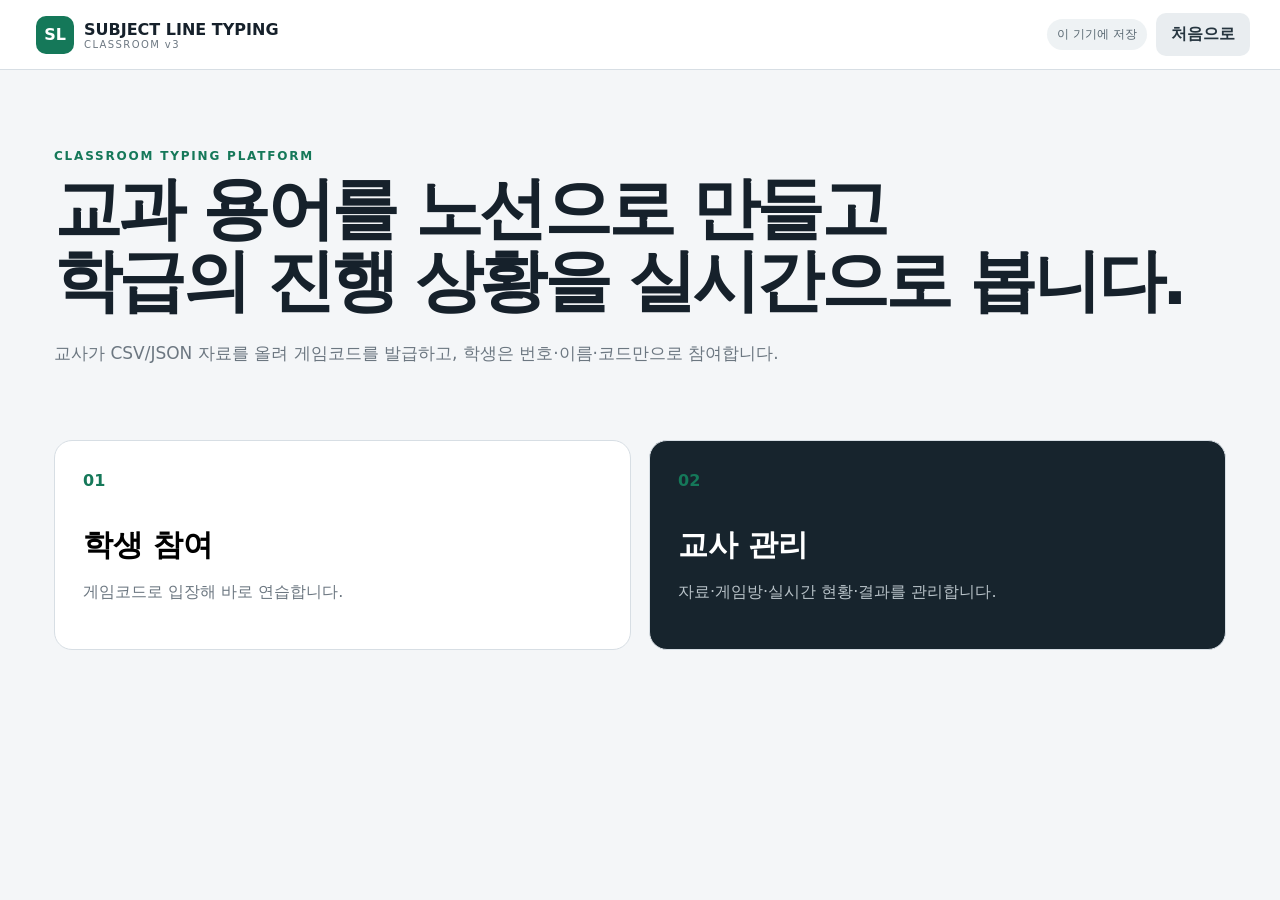
<file: subject-line-typing-v3/index.html>
<!DOCTYPE html>
<html lang="ko">
<head>
  <meta charset="UTF-8">
  <meta name="viewport" content="width=device-width, initial-scale=1.0">
  <meta name="description" content="교과 용어 노선형 타이핑 게임과 학급 실시간 대시보드">
  <title>Subject Line Typing Classroom v3</title>
  <link rel="stylesheet" href="styles.css">
</head>
<body>
<header class="topbar">
  <button id="brandBtn" class="brand" type="button">
    <span class="logo">SL</span>
    <span><b>SUBJECT LINE TYPING</b><small>CLASSROOM v3</small></span>
  </button>
  <div class="top-actions">
    <span id="storageBadge" class="badge">저장소 확인 중</span>
    <button id="homeBtn" class="btn ghost" type="button">처음으로</button>
  </div>
</header>

<main class="wrap">
  <section id="homeScreen" class="screen active">
    <div class="hero">
      <p class="kicker">CLASSROOM TYPING PLATFORM</p>
      <h1>교과 용어를 노선으로 만들고<br>학급의 진행 상황을 실시간으로 봅니다.</h1>
      <p>교사가 CSV/JSON 자료를 올려 게임코드를 발급하고, 학생은 번호·이름·코드만으로 참여합니다.</p>
    </div>
    <div class="role-grid">
      <button id="studentBtn" class="role-card" type="button">
        <span>01</span><h2>학생 참여</h2><p>게임코드로 입장해 바로 연습합니다.</p>
      </button>
      <button id="teacherBtn" class="role-card dark" type="button">
        <span>02</span><h2>교사 관리</h2><p>자료·게임방·실시간 현황·결과를 관리합니다.</p>
      </button>
    </div>
  </section>

  <section id="joinScreen" class="screen">
    <div class="panel narrow">
      <p class="kicker">STUDENT</p>
      <h2>게임 참여</h2>
      <form id="joinForm" class="form-stack">
        <label>게임코드<input id="joinCode" class="code" maxlength="6" placeholder="ABC123" required></label>
        <div class="grid2">
          <label>번호<input id="studentNo" inputmode="numeric" placeholder="12" required></label>
          <label>이름<input id="studentName" placeholder="이름" required></label>
        </div>
        <button class="btn primary big" type="submit">탑승하기</button>
      </form>
      <p id="joinMsg" class="msg"></p>
    </div>
  </section>

  <section id="teacherScreen" class="screen">
    <div class="teacher-shell">
      <aside class="side">
        <button class="side-btn active" data-tab="datasets">자료 관리</button>
        <button class="side-btn" data-tab="games">게임방 관리</button>
        <button class="side-btn" data-tab="live">실시간 현황</button>
        <button class="side-btn" data-tab="results">결과 분석</button>
        <button class="side-btn" data-tab="cloud">클라우드</button>
      </aside>

      <div class="teacher-main">
        <section id="tab-datasets" class="tab active">
          <div class="head">
            <div><p class="kicker">DATASETS</p><h2>교과 자료 관리</h2></div>
            <div class="actions"><button id="templateBtn" class="btn ghost">CSV 양식</button><button id="sampleBtn" class="btn ghost">과학 예제</button></div>
          </div>
          <div class="upload">
            <input id="datasetFile" type="file" accept=".csv,.json,text/csv,application/json">
            <div><b>CSV / JSON 업로드</b><p>필수: line, term / 권장: subject, order, hint</p></div>
          </div>
          <div id="uploadInfo" class="notice hidden"></div>
          <div id="datasetList" class="list"></div>
        </section>

        <section id="tab-games" class="tab">
          <div class="head"><div><p class="kicker">GAME ROOMS</p><h2>게임방 관리</h2></div></div>
          <div class="panel">
            <form id="gameForm" class="form-grid">
              <label>자료<select id="gameDataset" required></select></label>
              <label>단원 / 노선<select id="gameLine" required></select></label>
              <label>학급명<input id="className" placeholder="예: 2학년 1반"></label>
              <label>게임 이름<input id="gameTitle" placeholder="예: 물질의 구성 핵심용어"></label>
              <label>게임 모드<select id="gameMode"><option value="typing">타이핑</option><option value="recall">암기</option></select></label>
              <label>진행 방향<select id="gameDirection"><option value="forward">정방향</option><option value="reverse">역방향</option><option value="random">무작위</option></select></label>
              <label>재도전 허용<select id="retryLimit"><option value="1">1회만</option><option value="2">최대 2회</option><option value="3">최대 3회</option><option value="0">제한 없음</option></select></label>
              <label>랭킹 기준<select id="rankingPolicy"><option value="best">최고 기록</option><option value="first">첫 기록</option><option value="latest">최근 기록</option></select></label>
              <div class="span"><button class="btn primary big" type="submit">6자리 게임코드 발급</button></div>
            </form>
          </div>
          <div id="newGameBox" class="new-game hidden"></div>
          <div id="gameList" class="list"></div>
        </section>

        <section id="tab-live" class="tab">
          <div class="head">
            <div><p class="kicker">LIVE CLASS</p><h2>실시간 진행 현황</h2></div>
            <label class="inline">게임<select id="liveGameSelect"></select></label>
          </div>
          <div class="stat-grid">
            <div class="stat"><span>입장</span><strong id="liveJoined">0</strong></div>
            <div class="stat"><span>진행 중</span><strong id="livePlaying">0</strong></div>
            <div class="stat"><span>완주</span><strong id="liveDone">0</strong></div>
            <div class="stat"><span>평균 진행률</span><strong id="liveAvg">0%</strong></div>
          </div>
          <div class="panel">
            <div class="live-head"><h3>학생 상태</h3><span id="liveUpdated" class="muted"></span></div>
            <div class="table-wrap">
              <table>
                <thead><tr><th>번호</th><th>이름</th><th>상태</th><th>진행</th><th>CPM</th><th>정확도</th><th>오타</th><th>최근 갱신</th></tr></thead>
                <tbody id="liveBody"></tbody>
              </table>
            </div>
          </div>
        </section>

        <section id="tab-results" class="tab">
          <div class="head">
            <div><p class="kicker">RESULTS</p><h2>결과 분석</h2></div>
            <div class="actions">
              <label class="inline">게임<select id="resultGameSelect"></select></label>
              <button id="exportBtn" class="btn ghost" type="button">CSV 내보내기</button>
            </div>
          </div>
          <div id="resultEmpty" class="empty">완주 기록이 없습니다.</div>
          <div id="resultContent" class="hidden">
            <div class="stat-grid">
              <div class="stat"><span>참여 학생</span><strong id="rStudents">0</strong></div>
              <div class="stat"><span>평균 CPM</span><strong id="rCpm">0</strong></div>
              <div class="stat"><span>평균 정확도</span><strong id="rAcc">0%</strong></div>
              <div class="stat"><span>평균 시간</span><strong id="rTime">00:00</strong></div>
            </div>
            <div class="result-grid">
              <div class="panel">
                <h3>랭킹</h3>
                <div class="table-wrap">
                  <table>
                    <thead><tr><th>순위</th><th>번호</th><th>이름</th><th>시도</th><th>CPM</th><th>정확도</th><th>오타</th><th>시간</th></tr></thead>
                    <tbody id="rankingBody"></tbody>
                  </table>
                </div>
              </div>
              <div class="panel">
                <h3>취약 용어</h3>
                <p class="muted">한 번 이상 오타가 발생한 학생 수</p>
                <div id="weakList"></div>
              </div>
            </div>
          </div>
        </section>

        <section id="tab-cloud" class="tab">
          <div class="head"><div><p class="kicker">FIREBASE</p><h2>클라우드 연결</h2></div></div>
          <div class="panel prose">
            <h3 id="cloudTitle">현재 모드</h3>
            <p id="cloudDesc"></p>
            <ol>
              <li>Firebase 프로젝트에서 Firestore Database를 생성합니다.</li>
              <li>Authentication에서 이메일/비밀번호와 익명 로그인을 활성화합니다.</li>
              <li><code>firebase-config.js</code>에 웹 앱 설정값과 교사 이메일을 입력합니다.</li>
              <li><code>firestore.rules</code>의 교사 이메일을 동일하게 수정해 Rules에 적용합니다.</li>
            </ol>
          </div>
          <div id="loginPanel" class="panel hidden">
            <h3>교사 로그인</h3>
            <form id="loginForm" class="grid3">
              <label>이메일<input id="teacherEmail" type="email"></label>
              <label>비밀번호<input id="teacherPassword" type="password"></label>
              <button class="btn primary" type="submit">로그인</button>
            </form>
            <p id="loginMsg" class="msg"></p>
          </div>
        </section>
      </div>
    </div>
  </section>

  <section id="gameScreen" class="screen">
    <div class="game-wrap">
      <div class="game-head">
        <div><p id="gameMeta" class="kicker"></p><h2 id="gameName"></h2><p id="playerName" class="muted"></p></div>
        <div class="mini-stats">
          <div><span>CPM</span><strong id="sCpm">0</strong></div>
          <div><span>정확도</span><strong id="sAcc">100%</strong></div>
          <div><span>오타</span><strong id="sErr">0</strong></div>
          <div><span>시간</span><strong id="sTime">00:00</strong></div>
        </div>
      </div>
      <div class="route"><div id="routeLine" class="route-line"></div></div>
      <div class="typing-card">
        <div class="progress-row"><span id="progressText"></span><div class="bar"><div id="progressBar"></div></div></div>
        <p id="promptLabel" class="muted"></p>
        <div id="prompt" class="prompt"></div>
        <p id="hint" class="hint"></p>
        <input id="typingInput" class="typing-input" autocomplete="off" spellcheck="false" placeholder="입력">
        <p id="typingMsg" class="msg"></p>
        <div class="actions between">
          <button id="pauseBtn" class="btn ghost">일시정지 (ESC)</button>
          <button id="quitBtn" class="btn danger">게임 종료</button>
        </div>
      </div>
    </div>
  </section>

  <section id="finishScreen" class="screen">
    <div class="panel result-card">
      <p class="kicker">ARRIVED</p>
      <h2 id="finishTitle"></h2><p id="finishPlayer" class="muted"></p>
      <div class="stat-grid">
        <div class="stat"><span>CPM</span><strong id="fCpm">0</strong></div>
        <div class="stat"><span>정확도</span><strong id="fAcc">0%</strong></div>
        <div class="stat"><span>오타</span><strong id="fErr">0</strong></div>
        <div class="stat"><span>시간</span><strong id="fTime">00:00</strong></div>
      </div>
      <div id="fWeak" class="weak-box"></div>
      <div class="actions center"><button id="retryBtn" class="btn primary">다시 도전</button><button id="finishHomeBtn" class="btn ghost">처음으로</button></div>
    </div>
  </section>
</main>

<div id="pauseOverlay" class="overlay hidden">
  <div class="panel pause-card"><p class="kicker">PAUSED</p><h2>잠시 정차 중입니다.</h2><button id="resumeBtn" class="btn primary big">계속하기 (ENTER)</button></div>
</div>

<script src="firebase-config.js"></script>
<script type="module" src="app.js"></script>
</body>
</html>
</file>
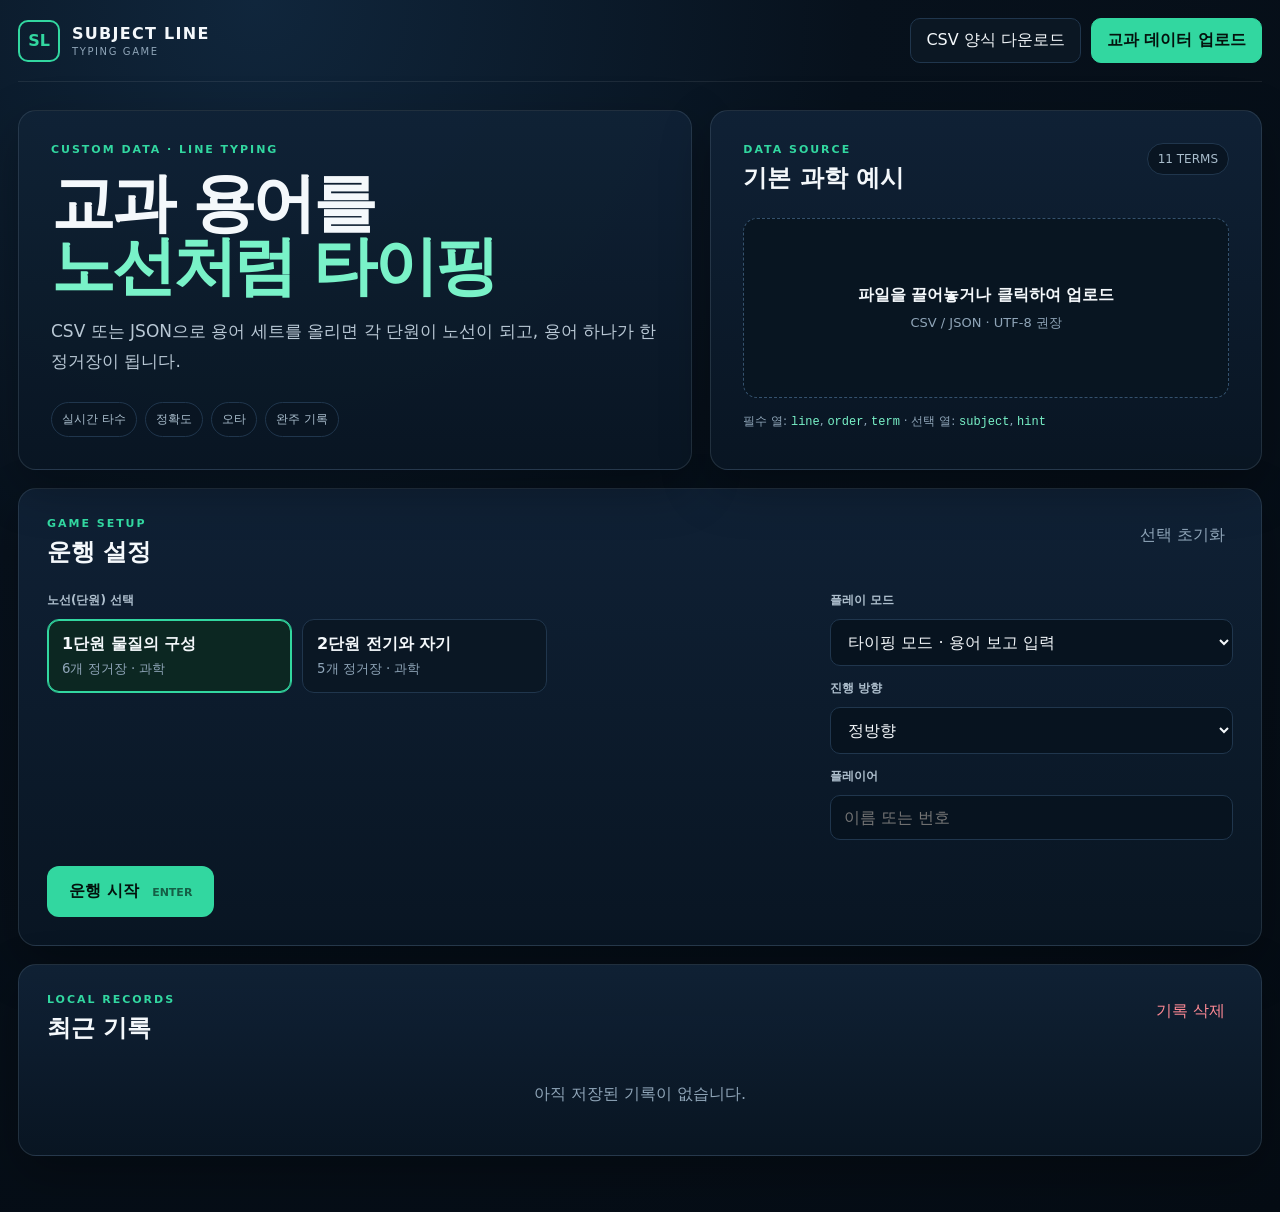
<file: subject-line-typing/index.html>
<!DOCTYPE html>
<html lang="ko">
<head>
  <meta charset="UTF-8" />
  <meta name="viewport" content="width=device-width, initial-scale=1.0" />
  <meta name="description" content="교과 용어 CSV를 업로드해 노선형 타이핑 게임으로 연습하는 웹앱" />
  <title>SUBJECT LINE TYPING</title>
  <link rel="stylesheet" href="styles.css" />
</head>
<body>
  <div class="app-shell">
    <header class="topbar">
      <button id="homeBtn" class="brand" type="button" aria-label="홈으로">
        <span class="brand-mark">SL</span>
        <span><strong>SUBJECT LINE</strong><small>TYPING GAME</small></span>
      </button>
      <nav class="top-actions">
        <button id="templateBtn" class="ghost-btn" type="button">CSV 양식 다운로드</button>
        <label class="upload-btn" for="fileInput">교과 데이터 업로드</label>
        <input id="fileInput" type="file" accept=".csv,.json,text/csv,application/json" hidden />
      </nav>
    </header>

    <main>
      <section id="setupView" class="view active">
        <div class="hero-grid">
          <article class="panel intro-panel">
            <div class="eyebrow">CUSTOM DATA · LINE TYPING</div>
            <h1>교과 용어를<br><span>노선처럼 타이핑</span></h1>
            <p>CSV 또는 JSON으로 용어 세트를 올리면 각 단원이 노선이 되고, 용어 하나가 한 정거장이 됩니다.</p>
            <div class="feature-strip"><span>실시간 타수</span><span>정확도</span><span>오타</span><span>완주 기록</span></div>
          </article>
          <article class="panel data-panel">
            <div class="panel-title-row"><div><div class="eyebrow">DATA SOURCE</div><h2 id="datasetTitle">기본 과학 예시</h2></div><span id="dataCountBadge" class="badge">0 TERMS</span></div>
            <div id="uploadDrop" class="drop-zone" tabindex="0"><strong>파일을 끌어놓거나 클릭하여 업로드</strong><span>CSV / JSON · UTF-8 권장</span></div>
            <div class="schema-note">필수 열: <code>line</code>, <code>order</code>, <code>term</code> · 선택 열: <code>subject</code>, <code>hint</code></div>
          </article>
        </div>
        <section class="panel settings-panel">
          <div class="panel-title-row"><div><div class="eyebrow">GAME SETUP</div><h2>운행 설정</h2></div><button id="resetBtn" class="text-btn" type="button">선택 초기화</button></div>
          <div class="setup-grid">
            <div><label class="field-label">노선(단원) 선택</label><div id="lineSelector" class="line-selector"></div></div>
            <div class="options-column">
              <div><label class="field-label" for="modeSelect">플레이 모드</label><select id="modeSelect"><option value="copy">타이핑 모드 · 용어 보고 입력</option><option value="recall">암기 모드 · 힌트 보고 용어 입력</option></select></div>
              <div><label class="field-label" for="directionSelect">진행 방향</label><select id="directionSelect"><option value="forward">정방향</option><option value="reverse">역방향</option><option value="shuffle">무작위</option></select></div>
              <div><label class="field-label" for="playerName">플레이어</label><input id="playerName" type="text" maxlength="20" placeholder="이름 또는 번호" autocomplete="off" /></div>
            </div>
          </div>
          <button id="startBtn" class="primary-btn" type="button">운행 시작 <span>ENTER</span></button>
        </section>
        <section class="panel records-panel">
          <div class="panel-title-row"><div><div class="eyebrow">LOCAL RECORDS</div><h2>최근 기록</h2></div><button id="clearRecordsBtn" class="text-btn danger" type="button">기록 삭제</button></div>
          <div id="recordsList" class="records-list"></div>
        </section>
      </section>

      <section id="gameView" class="view">
        <div class="game-header panel">
          <div><div class="eyebrow" id="gameSubject">SUBJECT</div><h2 id="gameLine">LINE</h2></div>
          <div class="stats-grid"><div><span>타수</span><strong id="cpmStat">0</strong></div><div><span>정확도</span><strong id="accuracyStat">100%</strong></div><div><span>오타</span><strong id="errorStat">0</strong></div><div><span>시간</span><strong id="timeStat">00:00</strong></div></div>
          <button id="quitBtn" class="ghost-btn" type="button">운행 종료</button>
        </div>
        <div class="game-layout">
          <aside class="panel route-panel"><div class="route-summary"><span id="progressText">0 / 0</span><strong id="progressPercent">0%</strong></div><div class="progress-track"><div id="progressBar" class="progress-bar"></div></div><div id="routeList" class="route-list"></div></aside>
          <section class="panel typing-panel">
            <div class="station-meta"><span id="stationIndex">NEXT 01</span><span id="modeBadge">COPY MODE</span></div>
            <div class="prompt-wrap"><div id="promptLabel" class="prompt-label">현재 용어</div><div id="promptText" class="prompt-text">용어</div><div id="hintText" class="hint-text"></div></div>
            <div class="input-wrap"><input id="typingInput" type="text" autocomplete="off" autocapitalize="off" spellcheck="false" aria-label="타이핑 입력" /><div id="charFeedback" class="char-feedback" aria-live="polite"></div></div>
            <div class="typing-help">정확히 입력하면 자동으로 다음 정거장으로 이동합니다. <kbd>ESC</kbd> 일시정지 · <kbd>ENTER</kbd> 재개</div>
          </section>
        </div>
      </section>

      <section id="resultView" class="view">
        <article class="panel result-panel"><div class="result-badge">ARRIVED</div><div class="eyebrow">LINE COMPLETE</div><h1 id="resultTitle">운행 완료</h1><p id="resultSubtitle"></p><div class="result-stats"><div><span>평균 타수</span><strong id="resultCpm">0</strong><small>CPM</small></div><div><span>정확도</span><strong id="resultAccuracy">100%</strong></div><div><span>총 오타</span><strong id="resultErrors">0</strong></div><div><span>완주 시간</span><strong id="resultTime">00:00</strong></div></div><div class="result-actions"><button id="retryBtn" class="primary-btn" type="button">같은 노선 다시 타기</button><button id="backSetupBtn" class="ghost-btn" type="button">운행 설정으로</button></div></article>
      </section>
    </main>
  </div>
  <div id="toast" class="toast" role="status"></div>
  <script src="app.js"></script>
</body>
</html>
</file>
<file: subject-line-typing-v3/styles.css>
:root{--bg:#f4f6f8;--white:#fff;--ink:#16212b;--muted:#6c7781;--line:#d7dee4;--accent:#157859;--accent2:#0f5f47;--dark:#17242d;--danger:#b43a3a;--soft:#e8f5f0}
*{box-sizing:border-box}body{margin:0;font-family:Pretendard,"Noto Sans KR",system-ui,sans-serif;background:var(--bg);color:var(--ink)}button,input,select{font:inherit}button{cursor:pointer}.hidden{display:none!important}.muted{color:var(--muted)}.topbar{height:70px;background:#fff;border-bottom:1px solid var(--line);display:flex;align-items:center;justify-content:space-between;padding:0 max(18px,calc((100vw - 1220px)/2));position:sticky;top:0;z-index:50}.brand{display:flex;gap:10px;align-items:center;border:0;background:none;text-align:left;color:var(--ink)}.logo{width:38px;height:38px;border-radius:10px;background:var(--accent);color:#fff;display:grid;place-items:center;font-weight:900}.brand b,.brand small{display:block}.brand small{font-size:10px;color:var(--muted);letter-spacing:.14em}.top-actions,.actions{display:flex;align-items:center;gap:9px;flex-wrap:wrap}.badge{font-size:12px;padding:7px 10px;border-radius:999px;background:#eef2f4;color:#586771}.badge.cloud{background:var(--soft);color:var(--accent2)}.wrap{max-width:1220px;margin:auto;padding:44px 24px 80px}.screen{display:none}.screen.active{display:block}.hero{padding:35px 0 55px}.hero h1{font-size:clamp(38px,5.7vw,68px);line-height:1.06;letter-spacing:-.055em;margin:0 0 22px}.hero>p:last-child{font-size:17px;line-height:1.7;color:var(--muted);max-width:800px}.kicker{font-size:12px;letter-spacing:.15em;color:var(--accent);font-weight:900;margin:0 0 10px}.role-grid{display:grid;grid-template-columns:1fr 1fr;gap:18px}.role-card{min-height:210px;border:1px solid var(--line);border-radius:18px;padding:28px;background:#fff;text-align:left}.role-card.dark{background:var(--dark);color:#fff}.role-card h2{font-size:30px;margin:35px 0 8px}.role-card p{color:var(--muted)}.role-card.dark p{color:#b8c2c8}.role-card span{color:var(--accent);font-weight:900}.panel{background:#fff;border:1px solid var(--line);border-radius:18px;padding:25px}.narrow{max-width:560px;margin:40px auto}.panel h2{font-size:34px;margin:0}.form-stack,.form-grid{display:grid;gap:15px;margin-top:22px}.form-grid{grid-template-columns:repeat(4,1fr)}.span{grid-column:1/-1}.grid2{display:grid;grid-template-columns:1fr 2fr;gap:12px}.grid3{display:grid;grid-template-columns:1fr 1fr auto;align-items:end;gap:12px}label{font-size:13px;font-weight:800;display:grid;gap:7px}input,select{width:100%;border:1px solid #c8d1d8;border-radius:10px;padding:12px;background:#fff}input:focus,select:focus{outline:3px solid rgba(21,120,89,.12);border-color:var(--accent)}.code{text-transform:uppercase;text-align:center;font-size:30px;font-weight:900;letter-spacing:.2em}.btn{border:0;border-radius:10px;padding:11px 15px;font-weight:850}.btn.primary{background:var(--accent);color:#fff}.btn.primary:hover{background:var(--accent2)}.btn.ghost{background:#e9edf0;color:#26353f}.btn.danger{background:#fff0f0;color:var(--danger)}.btn.big{padding:14px 18px}.msg{min-height:20px;color:var(--danger);font-size:13px}.msg.ok{color:var(--accent)}.teacher-shell{display:grid;grid-template-columns:190px 1fr;gap:28px}.side{display:flex;flex-direction:column;gap:6px;position:sticky;top:92px;align-self:start}.side-btn{border:0;background:transparent;border-radius:10px;padding:12px 14px;text-align:left;color:#53616c;font-weight:800}.side-btn.active{background:var(--dark);color:#fff}.tab{display:none}.tab.active{display:block}.head{display:flex;justify-content:space-between;align-items:flex-end;gap:15px;margin-bottom:18px}.head h2{font-size:34px;letter-spacing:-.04em;margin:0}.upload{border:2px dashed #c8d3da;background:#fff;border-radius:16px;padding:24px;display:flex;gap:16px;align-items:center}.upload p{margin:4px 0 0;color:var(--muted);font-size:13px}.notice{margin:12px 0;padding:14px;background:#edf8f4;border-radius:12px}.list{display:grid;gap:11px;margin-top:16px}.card{border:1px solid var(--line);background:#fff;border-radius:14px;padding:17px;display:flex;justify-content:space-between;align-items:center;gap:16px}.card h3{margin:0 0 5px;font-size:17px}.card p{margin:0;color:var(--muted);font-size:13px}.chips{display:flex;gap:5px;flex-wrap:wrap;margin-top:7px}.chip{font-size:11px;padding:4px 8px;border-radius:999px;background:#eef2f4;color:#586671}.chip.open{background:#e7f6ef;color:#0d7151}.chip.closed{background:#f5eaea;color:#9f3838}.new-game{margin:18px 0;background:var(--dark);color:#fff;border-radius:17px;padding:23px}.game-code{font-size:44px;font-weight:950;letter-spacing:.17em}.inline{display:flex;align-items:center;gap:8px}.stat-grid{display:grid;grid-template-columns:repeat(4,1fr);gap:11px;margin-bottom:14px}.stat{background:#fff;border:1px solid var(--line);border-radius:14px;padding:18px}.stat span{display:block;font-size:11px;color:var(--muted);font-weight:800}.stat strong{display:block;font-size:29px;margin-top:6px}.live-head{display:flex;justify-content:space-between;align-items:center}.table-wrap{overflow:auto}table{width:100%;border-collapse:collapse;font-size:13px}th,td{padding:10px 8px;border-bottom:1px solid #e6ebee;text-align:left;white-space:nowrap}th{font-size:11px;color:#68747e}.progress-cell{min-width:180px}.tiny-bar{height:6px;background:#edf0f2;border-radius:99px;overflow:hidden;margin-top:5px}.tiny-bar i{display:block;height:100%;background:var(--accent)}.status{font-size:11px;border-radius:999px;padding:4px 8px;background:#eef2f4}.status.playing{background:#e8f5f0;color:#0e7655}.status.completed{background:#e9effe;color:#315fb7}.empty{padding:55px;text-align:center;border:1px dashed #c8d1d8;border-radius:16px;color:var(--muted)}.result-grid{display:grid;grid-template-columns:2fr 1fr;gap:14px}.weak-item{display:flex;justify-content:space-between;border-bottom:1px solid #ebeff1;padding:9px 0}.prose{line-height:1.7}.prose code{background:#eef2f4;padding:2px 5px;border-radius:5px}.game-wrap{max-width:1050px;margin:auto}.game-head{display:flex;justify-content:space-between;align-items:flex-end;gap:20px}.game-head h2{font-size:32px;margin:0}.mini-stats{display:grid;grid-template-columns:repeat(4,1fr);gap:7px}.mini-stats div{min-width:92px;background:#fff;border:1px solid var(--line);border-radius:11px;padding:9px 11px}.mini-stats span{display:block;font-size:10px;color:var(--muted)}.mini-stats strong{font-size:20px}.route{margin:22px 0;padding:21px;background:var(--dark);border-radius:18px;overflow:auto}.route-line{min-width:620px;display:flex}.stop{position:relative;flex:1;text-align:center;color:#9eabb4;font-size:11px;font-weight:800;padding-top:28px}.stop:before{content:"";position:absolute;top:7px;left:50%;transform:translateX(-50%);width:15px;height:15px;border:4px solid #677680;border-radius:50%;background:var(--dark);z-index:2}.stop:not(:last-child):after{content:"";position:absolute;top:13px;left:50%;right:-50%;height:4px;background:#495a64}.stop.done{color:#65ddb0}.stop.done:before{background:#65ddb0;border-color:#65ddb0}.stop.done:after{background:#65ddb0}.stop.current{color:#fff}.stop.current:before{border-color:#fff}.typing-card{background:#fff;border:1px solid var(--line);border-radius:20px;padding:30px}.progress-row{display:flex;gap:12px;align-items:center;font-size:12px;color:var(--muted)}.bar{height:7px;flex:1;background:#e9edef;border-radius:99px;overflow:hidden}.bar div{height:100%;background:var(--accent)}.prompt{font-size:clamp(36px,5vw,62px);font-weight:950;letter-spacing:-.045em;margin:8px 0}.hint{min-height:23px;color:var(--muted)}.typing-input{font-size:27px;font-weight:800;padding:18px;margin-top:14px}.typing-input.error{border-color:#d34b4b;background:#fff5f5}.between{justify-content:space-between}.center{justify-content:center}.overlay{position:fixed;inset:0;background:rgba(11,20,28,.8);display:grid;place-items:center;z-index:100}.pause-card,.result-card{text-align:center}.pause-card{min-width:min(420px,90vw)}.result-card{max-width:720px;margin:40px auto}.weak-box{text-align:left;background:#fff8e8;border-radius:11px;padding:14px;margin:18px 0}
@media(max-width:900px){.teacher-shell{grid-template-columns:1fr}.side{position:static;flex-direction:row;overflow:auto}.form-grid{grid-template-columns:1fr 1fr}.result-grid{grid-template-columns:1fr}.game-head{display:block}.mini-stats{margin-top:14px}}
@media(max-width:600px){.wrap{padding:28px 14px 60px}.role-grid,.grid2,.grid3,.form-grid{grid-template-columns:1fr}.stat-grid,.mini-stats{grid-template-columns:1fr 1fr}.head{align-items:flex-start;flex-direction:column}.brand small{display:none}}
</file>
<file: subject-line-typing/styles.css>
:root{--bg:#07111c;--panel:#0c1927;--line:#20364d;--text:#f4f8fb;--muted:#8fa5b8;--accent:#32d7a0;--accent2:#79f2c8;--danger:#ff6b78;--shadow:0 18px 50px rgba(0,0,0,.28)}*{box-sizing:border-box}html,body{margin:0;min-height:100%;background:radial-gradient(circle at 20% 0%,#10263c 0,#07111c 38%,#050c14 100%);color:var(--text);font-family:Pretendard,"Noto Sans KR",system-ui,-apple-system,BlinkMacSystemFont,"Segoe UI",sans-serif}button,input,select{font:inherit}button{cursor:pointer}.app-shell{width:min(1480px,calc(100% - 36px));margin:0 auto;padding-bottom:56px}.topbar{height:82px;display:flex;align-items:center;justify-content:space-between;border-bottom:1px solid rgba(255,255,255,.08);margin-bottom:28px}.brand{display:flex;align-items:center;gap:12px;background:none;border:0;color:inherit;text-align:left;padding:0}.brand-mark{width:42px;height:42px;border:2px solid var(--accent);display:grid;place-items:center;font-weight:900;color:var(--accent);border-radius:10px}.brand strong,.brand small{display:block}.brand strong{letter-spacing:.08em}.brand small{font-size:10px;color:var(--muted);letter-spacing:.16em;margin-top:3px}.top-actions{display:flex;gap:10px;align-items:center}.ghost-btn,.upload-btn,.text-btn{border:1px solid var(--line);background:#0b1723;color:var(--text);padding:11px 15px;border-radius:10px}.upload-btn{background:var(--accent);color:#04120d;border-color:var(--accent);font-weight:800}.text-btn{border:0;background:none;color:var(--muted);padding:8px}.text-btn.danger{color:#ff8a95}.view{display:none}.view.active{display:block}.panel{background:linear-gradient(180deg,rgba(16,34,54,.96),rgba(9,22,35,.96));border:1px solid rgba(143,165,184,.18);border-radius:18px;box-shadow:var(--shadow)}.hero-grid{display:grid;grid-template-columns:1.1fr .9fr;gap:18px}.intro-panel,.data-panel{padding:32px}.eyebrow{font-size:11px;font-weight:800;letter-spacing:.18em;color:var(--accent);text-transform:uppercase}.intro-panel h1{font-size:clamp(38px,5vw,70px);line-height:.98;margin:16px 0 20px;letter-spacing:-.05em}.intro-panel h1 span{color:var(--accent2)}.intro-panel p{max-width:650px;color:#b9c8d5;font-size:17px;line-height:1.75}.feature-strip{display:flex;gap:8px;flex-wrap:wrap;margin-top:25px}.feature-strip span,.badge{border:1px solid var(--line);background:#091522;color:#a9bdcc;padding:8px 10px;border-radius:999px;font-size:12px}.panel-title-row{display:flex;justify-content:space-between;align-items:flex-start;gap:18px}.panel h2{margin:6px 0 0;font-size:24px}.drop-zone{height:180px;margin-top:24px;border:1.5px dashed #34516d;border-radius:14px;display:flex;flex-direction:column;align-items:center;justify-content:center;gap:8px;background:#081521;transition:.2s}.drop-zone:hover,.drop-zone.drag{border-color:var(--accent);background:#0b221d}.drop-zone strong{font-size:16px}.drop-zone span{color:var(--muted);font-size:13px}.schema-note{margin-top:14px;color:var(--muted);font-size:12px;line-height:1.6}.schema-note code{color:var(--accent2)}.settings-panel,.records-panel{margin-top:18px;padding:28px}.setup-grid{display:grid;grid-template-columns:1.5fr .8fr;gap:28px;margin-top:24px}.field-label{display:block;color:#aebfcd;font-size:12px;margin-bottom:10px;font-weight:700}.line-selector{display:grid;grid-template-columns:repeat(3,minmax(0,1fr));gap:10px}.line-card{border:1px solid var(--line);background:#0a1724;color:var(--text);border-radius:12px;padding:14px;text-align:left;min-height:72px}.line-card:hover{border-color:#3e607e}.line-card.selected{border-color:var(--accent);box-shadow:inset 0 0 0 1px var(--accent);background:#0c2722}.line-card strong,.line-card small{display:block}.line-card small{margin-top:5px;color:var(--muted)}.options-column{display:grid;gap:14px}select,input[type=text]{width:100%;border:1px solid var(--line);background:#07131f;color:var(--text);border-radius:10px;padding:12px 13px;outline:none}select:focus,input[type=text]:focus{border-color:var(--accent)}.primary-btn{margin-top:26px;border:0;border-radius:12px;background:var(--accent);color:#03110c;font-weight:900;padding:15px 22px;font-size:16px}.primary-btn span{opacity:.6;font-size:11px;margin-left:8px}.records-list{margin-top:18px;display:grid;gap:8px}.record-row{display:grid;grid-template-columns:1fr repeat(4,100px);gap:10px;align-items:center;border-top:1px solid rgba(255,255,255,.07);padding:12px 4px;color:#c5d2dc;font-size:13px}.record-row:first-child{border-top:0}.empty{color:var(--muted);padding:22px 0;text-align:center}.game-header{display:grid;grid-template-columns:1fr auto auto;align-items:center;gap:22px;padding:18px 22px;margin-bottom:18px}.stats-grid{display:grid;grid-template-columns:repeat(4,90px);gap:8px}.stats-grid div{text-align:center;border-left:1px solid var(--line)}.stats-grid span,.result-stats span{display:block;color:var(--muted);font-size:11px}.stats-grid strong{font-size:20px}.game-layout{display:grid;grid-template-columns:390px 1fr;gap:18px}.route-panel{padding:22px;max-height:calc(100vh - 150px);overflow:auto}.route-summary{display:flex;align-items:center;justify-content:space-between}.route-summary span{color:var(--muted);font-size:12px}.route-summary strong{color:var(--accent)}.progress-track{height:5px;background:#1a2d40;border-radius:99px;overflow:hidden;margin:12px 0 22px}.progress-bar{height:100%;width:0;background:var(--accent);transition:width .25s}.route-list{position:relative;padding-left:23px}.route-list:before{content:"";position:absolute;left:8px;top:9px;bottom:9px;width:2px;background:#294056}.route-stop{position:relative;padding:9px 8px 9px 16px;color:#698197;font-size:13px;border-radius:8px}.route-stop:before{content:"";position:absolute;left:-20px;top:14px;width:10px;height:10px;border:2px solid #3b5268;background:#0b1723;border-radius:50%;z-index:1}.route-stop.done{color:#86a99c}.route-stop.done:before{border-color:var(--accent);background:var(--accent)}.route-stop.current{color:var(--text);background:#11283a;font-weight:800}.route-stop.current:before{width:14px;height:14px;left:-22px;top:12px;border-color:var(--accent);box-shadow:0 0 0 5px rgba(50,215,160,.12)}.typing-panel{min-height:620px;padding:34px;display:flex;flex-direction:column}.station-meta{display:flex;justify-content:space-between;color:var(--muted);font-size:11px;letter-spacing:.1em}.prompt-wrap{flex:1;display:flex;flex-direction:column;align-items:center;justify-content:center;text-align:center}.prompt-label{color:var(--muted);font-size:12px}.prompt-text{font-size:clamp(38px,6vw,88px);font-weight:900;letter-spacing:-.05em;margin:18px 0;word-break:keep-all}.hint-text{color:#9eb1c1;font-size:16px;max-width:800px;line-height:1.65;min-height:26px}.input-wrap{max-width:900px;width:100%;margin:0 auto}.input-wrap input{font-size:30px;text-align:center;padding:17px;border-width:2px}.input-wrap input.error{border-color:var(--danger);animation:shake .12s linear 2}.char-feedback{text-align:center;min-height:26px;margin-top:8px;font-size:13px;color:var(--danger)}.typing-help{text-align:center;color:#6f8496;font-size:12px;margin-top:20px}kbd{border:1px solid #395168;background:#08131e;padding:2px 6px;border-radius:5px;color:#c4d3de}@keyframes shake{0%{transform:translateX(0)}50%{transform:translateX(4px)}100%{transform:translateX(-4px)}}.result-panel{max-width:960px;margin:50px auto;padding:48px;text-align:center}.result-badge{width:94px;height:94px;border-radius:50%;display:grid;place-items:center;background:var(--accent);color:#02100b;font-size:13px;font-weight:900;letter-spacing:.08em;margin:0 auto 20px}.result-panel h1{font-size:46px;margin:10px 0}.result-panel p{color:var(--muted)}.result-stats{display:grid;grid-template-columns:repeat(4,1fr);gap:12px;margin:34px 0}.result-stats div{padding:20px 10px;background:#091724;border:1px solid var(--line);border-radius:12px}.result-stats strong{display:block;font-size:34px;margin-top:5px}.result-stats small{color:var(--muted)}.result-actions{display:flex;justify-content:center;gap:10px}.result-actions .primary-btn{margin:0}.toast{position:fixed;right:24px;bottom:24px;background:#0c202e;color:#eaf4f7;border:1px solid #2c5063;border-radius:10px;padding:12px 16px;box-shadow:var(--shadow);transform:translateY(20px);opacity:0;pointer-events:none;transition:.2s}.toast.show{transform:translateY(0);opacity:1}@media(max-width:900px){.app-shell{width:min(100% - 20px,1480px)}.topbar{height:auto;padding:16px 0;align-items:flex-start;gap:12px}.top-actions{flex-wrap:wrap;justify-content:flex-end}.hero-grid,.setup-grid,.game-layout{grid-template-columns:1fr}.line-selector{grid-template-columns:repeat(2,minmax(0,1fr))}.game-header{grid-template-columns:1fr}.stats-grid{grid-template-columns:repeat(4,1fr)}.route-panel{max-height:280px}.result-stats{grid-template-columns:repeat(2,1fr)}}@media(max-width:560px){.ghost-btn,.upload-btn{padding:9px 10px;font-size:12px}.brand small{display:none}.line-selector{grid-template-columns:1fr}.stats-grid{grid-template-columns:repeat(2,1fr);row-gap:8px}.prompt-text{font-size:42px}.typing-panel{min-height:520px;padding:24px 18px}.result-panel{padding:28px 18px}.result-panel h1{font-size:34px}.record-row{grid-template-columns:1fr 70px 70px}.record-row span:nth-child(4),.record-row span:nth-child(5){display:none}}
</file>
